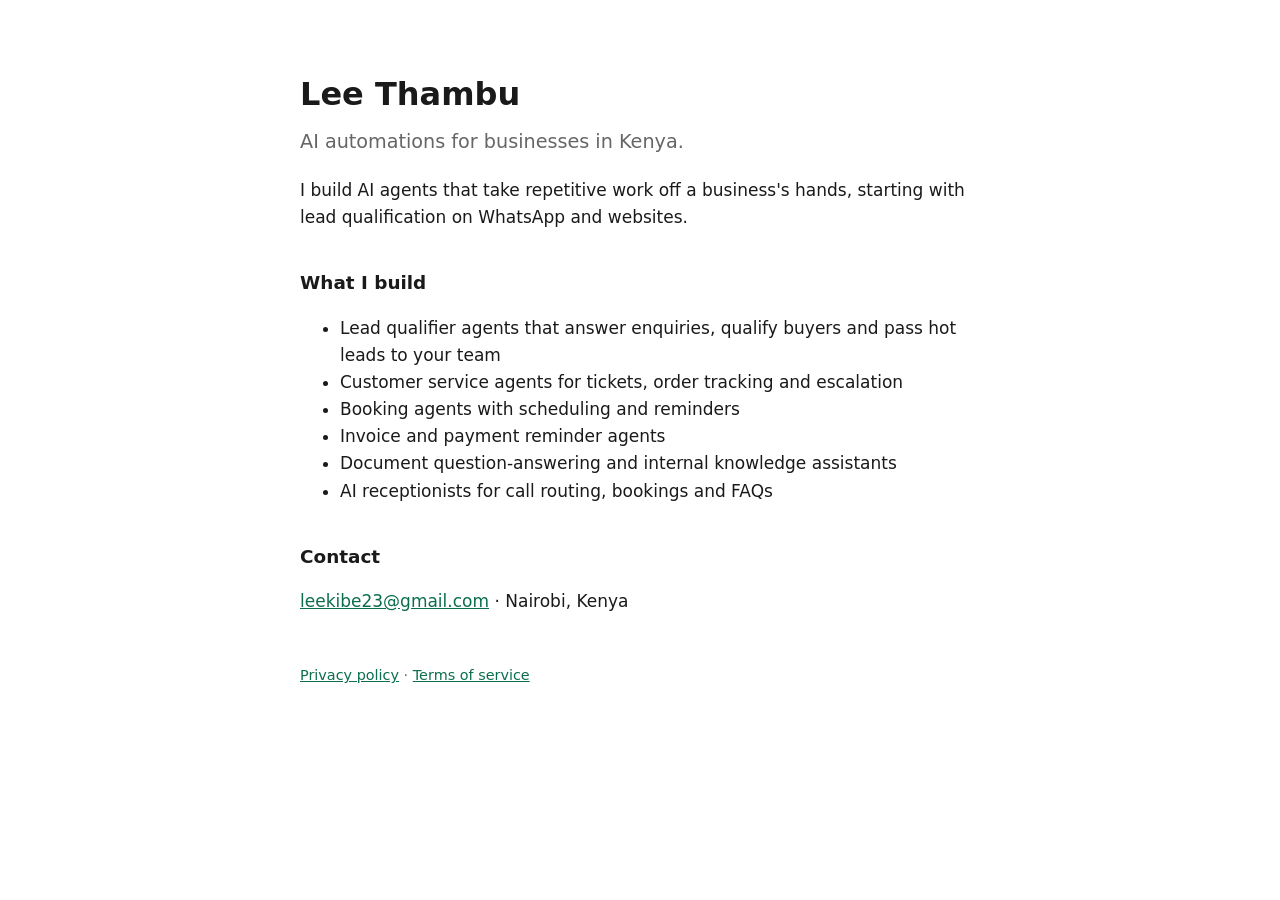
<file: index.html>
<!doctype html>
<html lang="en">
<head>
<meta charset="utf-8">
<meta name="viewport" content="width=device-width, initial-scale=1">
<title>Lee Thambu | AI Automations</title>
<link rel="stylesheet" href="style.css">
</head>
<body>
<main>
  <h1>Lee Thambu</h1>
  <p class="lead">AI automations for businesses in Kenya.</p>
  <p>I build AI agents that take repetitive work off a business's hands, starting with
  lead qualification on WhatsApp and websites.</p>
  <h2>What I build</h2>
  <ul>
    <li>Lead qualifier agents that answer enquiries, qualify buyers and pass hot leads to your team</li>
    <li>Customer service agents for tickets, order tracking and escalation</li>
    <li>Booking agents with scheduling and reminders</li>
    <li>Invoice and payment reminder agents</li>
    <li>Document question-answering and internal knowledge assistants</li>
    <li>AI receptionists for call routing, bookings and FAQs</li>
  </ul>
  <h2>Contact</h2>
  <p><a href="mailto:leekibe23@gmail.com">leekibe23@gmail.com</a> · Nairobi, Kenya</p>
</main>
<footer><a href="privacy.html">Privacy policy</a> · <a href="terms.html">Terms of service</a></footer>
</body>
</html>
</file>
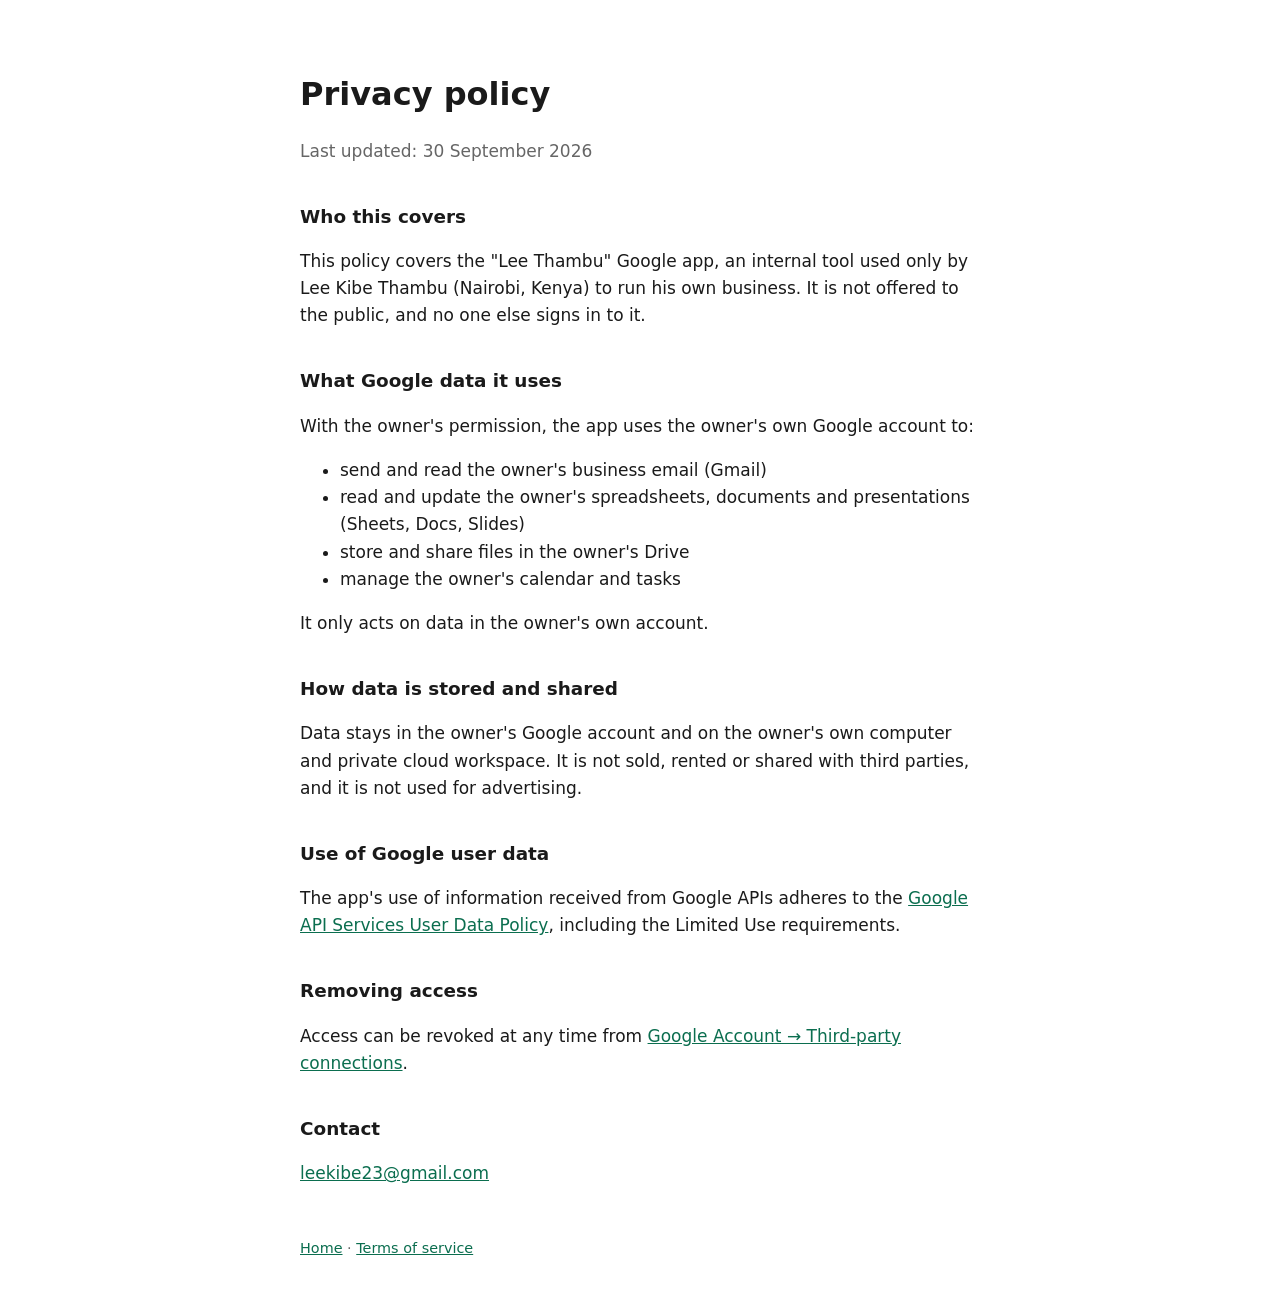
<file: privacy.html>
<!doctype html>
<html lang="en">
<head>
<meta charset="utf-8">
<meta name="viewport" content="width=device-width, initial-scale=1">
<title>Privacy Policy | Lee Thambu</title>
<link rel="stylesheet" href="style.css">
</head>
<body>
<main>
  <h1>Privacy policy</h1>
  <p class="muted">Last updated: 30 September 2026</p>

  <h2>Who this covers</h2>
  <p>This policy covers the "Lee Thambu" Google app, an internal tool used only by Lee Kibe
  Thambu (Nairobi, Kenya) to run his own business. It is not offered to the public, and no one
  else signs in to it.</p>

  <h2>What Google data it uses</h2>
  <p>With the owner's permission, the app uses the owner's own Google account to:</p>
  <ul>
    <li>send and read the owner's business email (Gmail)</li>
    <li>read and update the owner's spreadsheets, documents and presentations (Sheets, Docs, Slides)</li>
    <li>store and share files in the owner's Drive</li>
    <li>manage the owner's calendar and tasks</li>
  </ul>
  <p>It only acts on data in the owner's own account.</p>

  <h2>How data is stored and shared</h2>
  <p>Data stays in the owner's Google account and on the owner's own computer and private
  cloud workspace. It is not sold, rented or shared with third parties, and it is not used for
  advertising.</p>

  <h2>Use of Google user data</h2>
  <p>The app's use of information received from Google APIs adheres to the
  <a href="https://developers.google.com/terms/api-services-user-data-policy">Google API
  Services User Data Policy</a>, including the Limited Use requirements.</p>

  <h2>Removing access</h2>
  <p>Access can be revoked at any time from
  <a href="https://myaccount.google.com/permissions">Google Account → Third-party connections</a>.</p>

  <h2>Contact</h2>
  <p><a href="mailto:leekibe23@gmail.com">leekibe23@gmail.com</a></p>
</main>
<footer><a href="index.html">Home</a> · <a href="terms.html">Terms of service</a></footer>
</body>
</html>
</file>
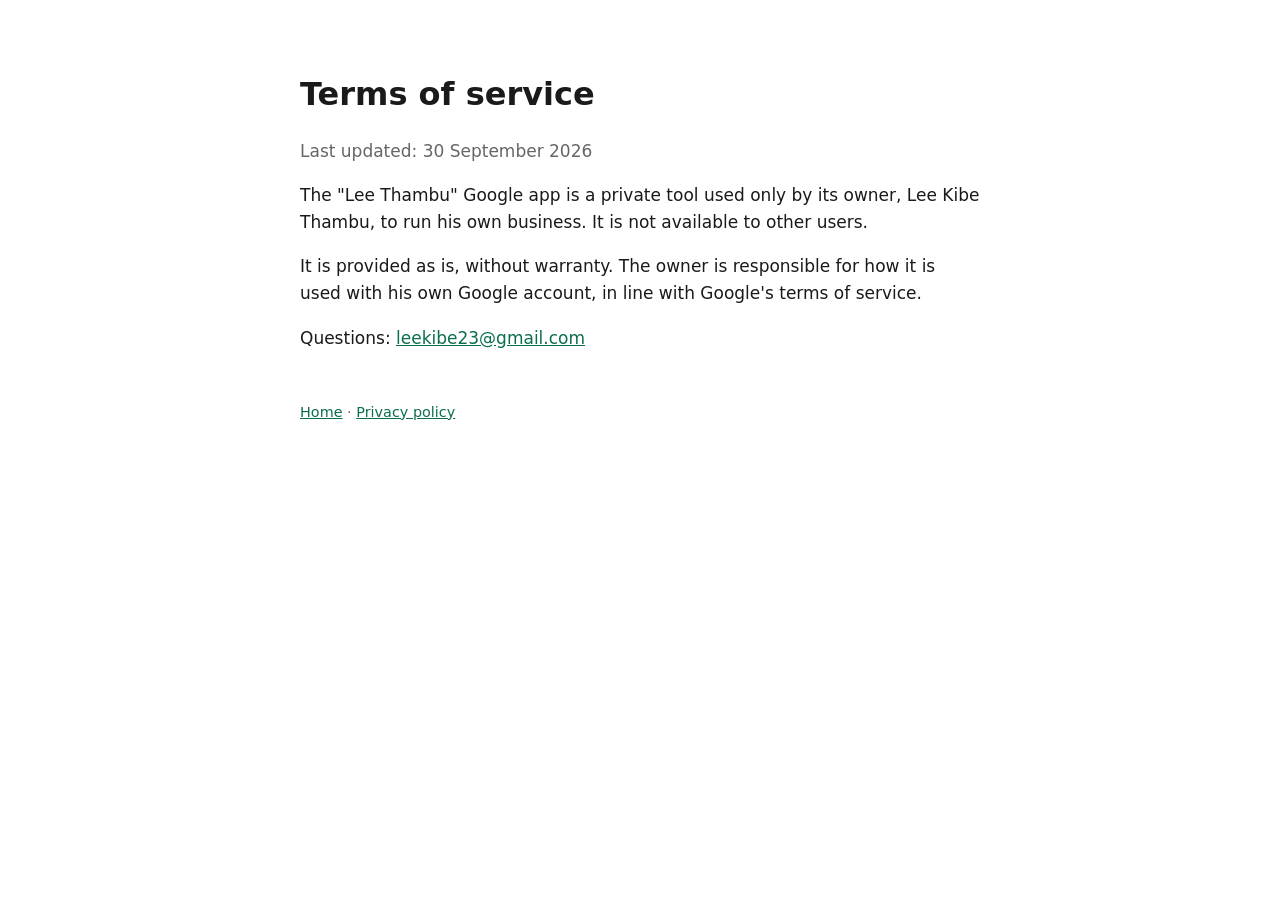
<file: terms.html>
<!doctype html>
<html lang="en">
<head>
<meta charset="utf-8">
<meta name="viewport" content="width=device-width, initial-scale=1">
<title>Terms of Service | Lee Thambu</title>
<link rel="stylesheet" href="style.css">
</head>
<body>
<main>
  <h1>Terms of service</h1>
  <p class="muted">Last updated: 30 September 2026</p>
  <p>The "Lee Thambu" Google app is a private tool used only by its owner, Lee Kibe Thambu, to
  run his own business. It is not available to other users.</p>
  <p>It is provided as is, without warranty. The owner is responsible for how it is used with
  his own Google account, in line with Google's terms of service.</p>
  <p>Questions: <a href="mailto:leekibe23@gmail.com">leekibe23@gmail.com</a></p>
</main>
<footer><a href="index.html">Home</a> · <a href="privacy.html">Privacy policy</a></footer>
</body>
</html>
</file>
<file: style.css>
:root { --bg: #ffffff; --fg: #1a1a1a; --muted: #666; --link: #0b6e4f; }
@media (prefers-color-scheme: dark) { :root { --bg: #121212; --fg: #eaeaea; --muted: #9a9a9a; --link: #5fd3a8; } }
body { background: var(--bg); color: var(--fg); font: 17px/1.6 system-ui, -apple-system, "Segoe UI", sans-serif; margin: 0; }
main, footer { max-width: 680px; margin: 0 auto; padding: 0 16px; }
main { padding-top: 48px; }
h1 { font-size: 2rem; margin-bottom: 0.2em; }
h2 { font-size: 1.15rem; margin-top: 2em; }
.lead { font-size: 1.2rem; color: var(--muted); margin-top: 0; }
.muted { color: var(--muted); }
a { color: var(--link); }
footer { padding: 32px 16px 48px; color: var(--muted); font-size: 0.9rem; }
</file>
